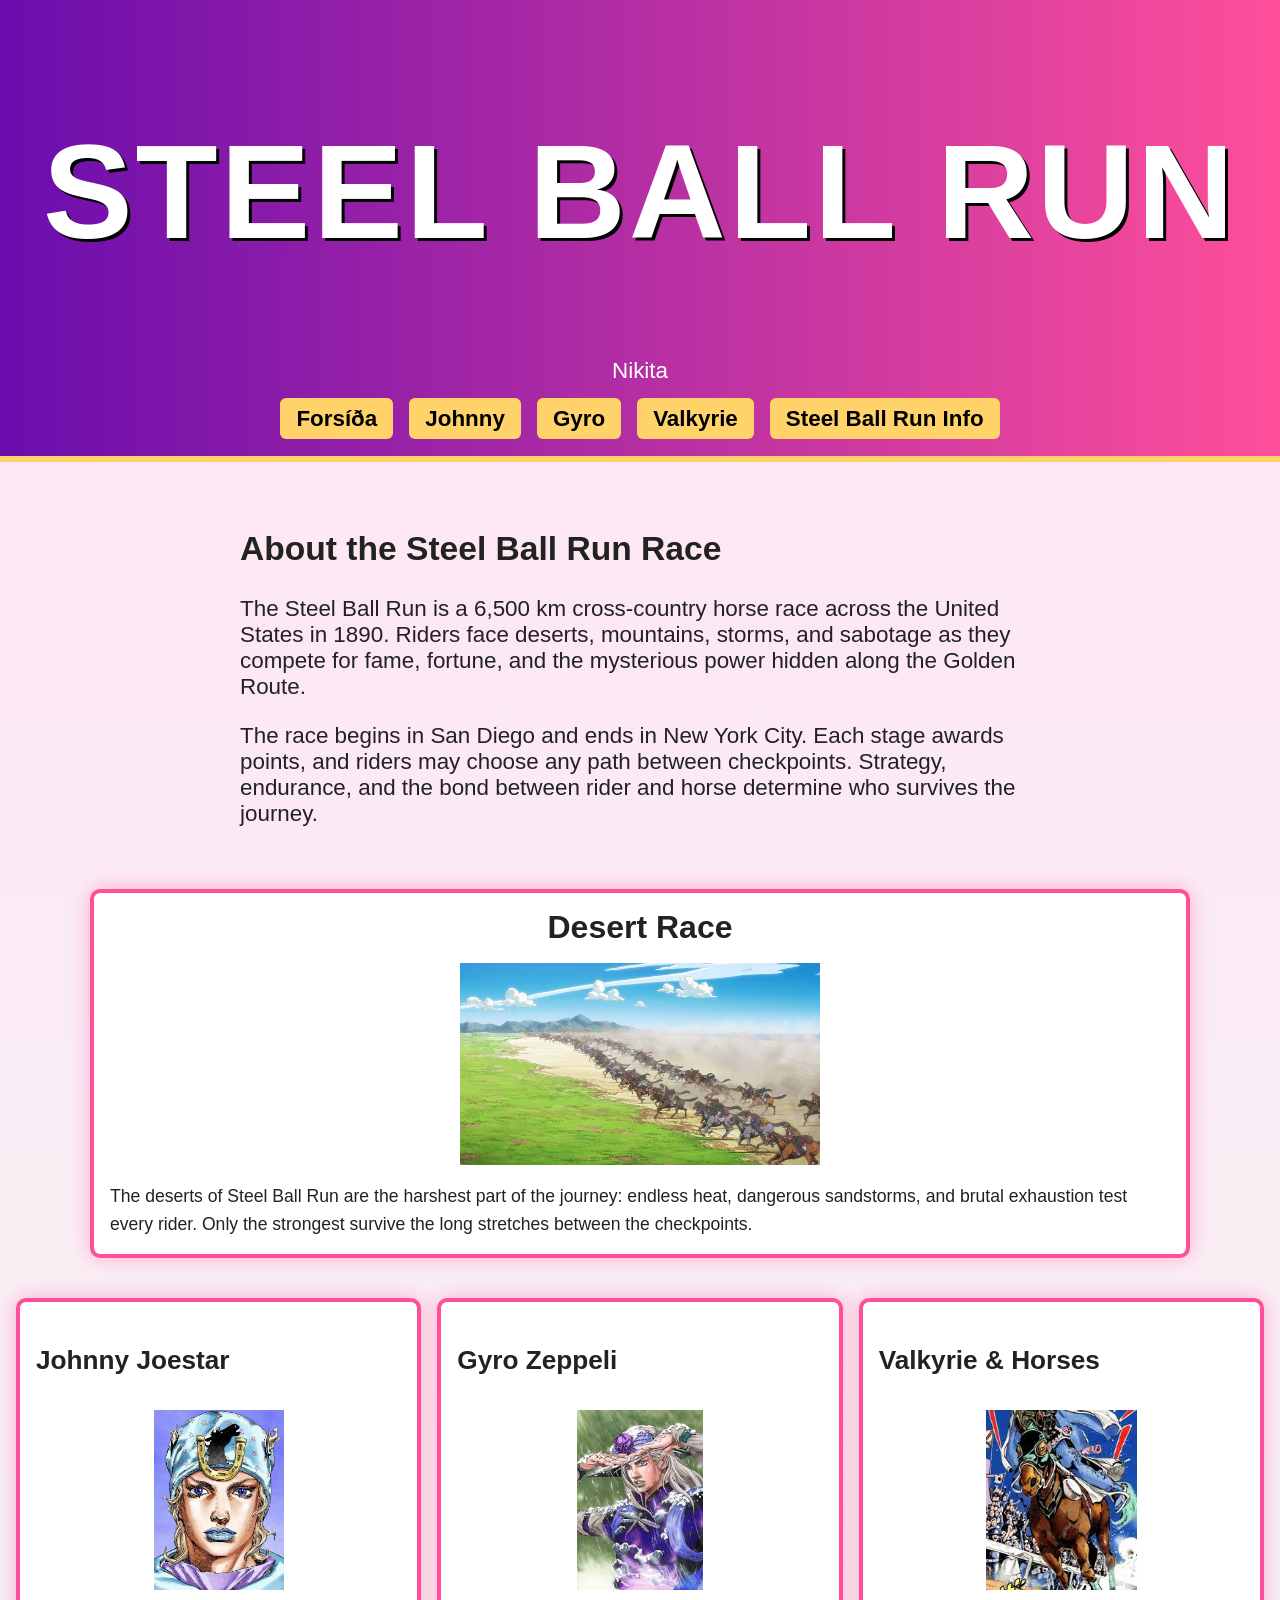
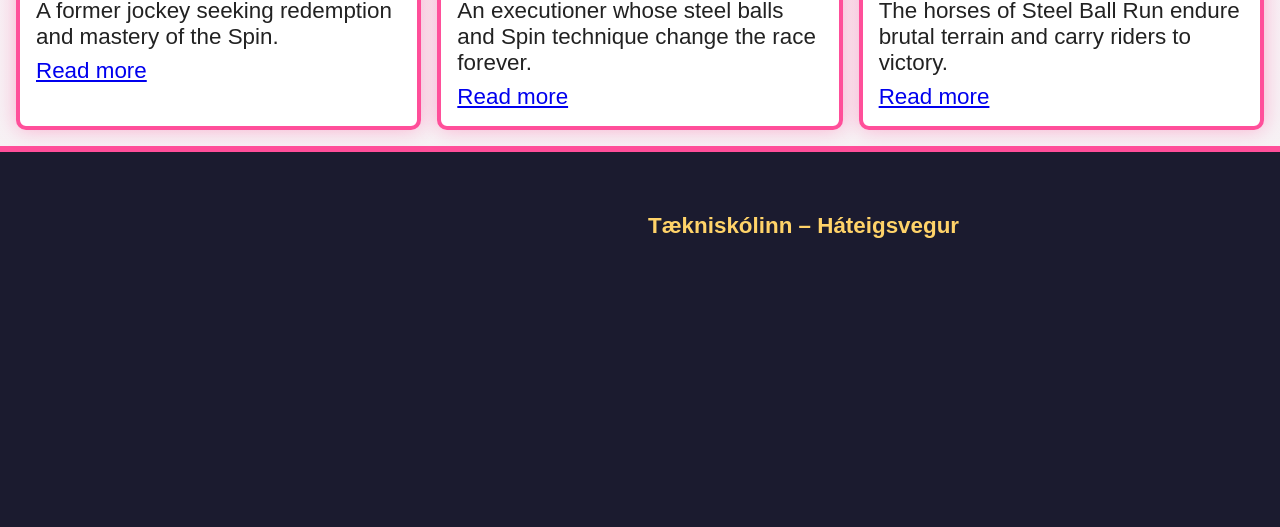
<file: index.html>
<!DOCTYPE html>
<html lang="en">
<head>
    <meta charset="UTF-8">
    <title>Steel Ball Run – Nikita </title>
    <meta name="viewport" content="width=device-width, initial-scale=1">
    <link rel="stylesheet" href="css/style.css">
</head>

<body>
<header>
    <div class="logo">
        <h1>STEEL BALL RUN</h1>
        <p>Nikita </p>
    </div>
    <nav>
        <ul>
            <li><a href="index.html">Forsíða</a></li>
            <li><a href="sbr-johnny.html">Johnny</a></li>
            <li><a href="sbr-gyro.html">Gyro</a></li>
            <li><a href="sbr-valkyrie.html">Valkyrie</a></li>
            <li><a href="steel-ball-run-info.html">Steel Ball Run Info</a></li>
        </ul>
    </nav>
</header>

<main>
    <section class="intro">
        <h2>About the Steel Ball Run Race</h2>
        <p>
            The Steel Ball Run is a 6,500 km cross‑country horse race across the United States in 1890.
            Riders face deserts, mountains, storms, and sabotage as they compete for fame, fortune,
            and the mysterious power hidden along the Golden Route.
        </p>
        <p>
            The race begins in San Diego and ends in New York City. Each stage awards points,
            and riders may choose any path between checkpoints. Strategy, endurance, and the bond
            between rider and horse determine who survives the journey.
        </p>
    </section>

    <section class="desert-race card">
        <h3>Desert Race</h3>
        <img src="myndir-lokv/desert-race.jpg" alt="Desert race">
        <p>
            The deserts of Steel Ball Run are the harshest part of the journey: endless heat,
            dangerous sandstorms, and brutal exhaustion test every rider. Only the strongest
            survive the long stretches between the checkpoints.
        </p>
    </section>

    <section class="cards">

        <article class="card">
            <h3>Johnny Joestar</h3>
            <picture class="hero">
            <source media="(min-width: 1920px)" srcset="myndir-lokv/Johnny.jpg">
            <img src="myndir-lokv/johny2.jpg" alt="Johnny Joestar">
            </picture>
            <p>A former jockey seeking redemption and mastery of the Spin.</p>
            <a class="more" href="sbr-johnny.html">Read more</a>
        </article>

        <article class="card">
            <h3>Gyro Zeppeli</h3>
            <picture class="hero">
            <source media="(min-width: 1920px)" srcset="myndir-lokv/Gyro2.jpg">
            <img src="myndir-lokv/gyro.jpg" alt="Gyro Zeppeli">
            </picture>
            <p>An executioner whose steel balls and Spin technique change the race forever.</p>
            <a class="more" href="sbr-gyro.html">Read more</a>
        </article>

        <article class="card">
            <h3>Valkyrie & Horses</h3>
            <picture class="hero">
            <source media="(min-width: 1920px)" srcset="myndir-lokv/Valkyrie2.jpg">
            <img src="myndir-lokv/valkyrie.jpg" alt="Horses racing">
            </picture>
            <p>The horses of Steel Ball Run endure brutal terrain and carry riders to victory.</p>
            <a class="more" href="sbr-valkyrie.html">Read more</a>
        </article>

    </section>
</main>

<footer>
    <section class="footer-info">
        <h4></h4>
        <p></p>
    </section>

    <section class="footer-map">
        <h4>Tækniskólinn – Háteigsvegur</h4>
        <iframe
            src="https://www.google.com/maps?q=T%C3%A6knisk%C3%B3linn%20H%C3%A1teigsvegur&z=15&output=embed"
            width="100%" height="220" style="border:0;" allowfullscreen="" loading="lazy">
        </iframe>
    </section>
</footer>

</body>
</html>
</file>
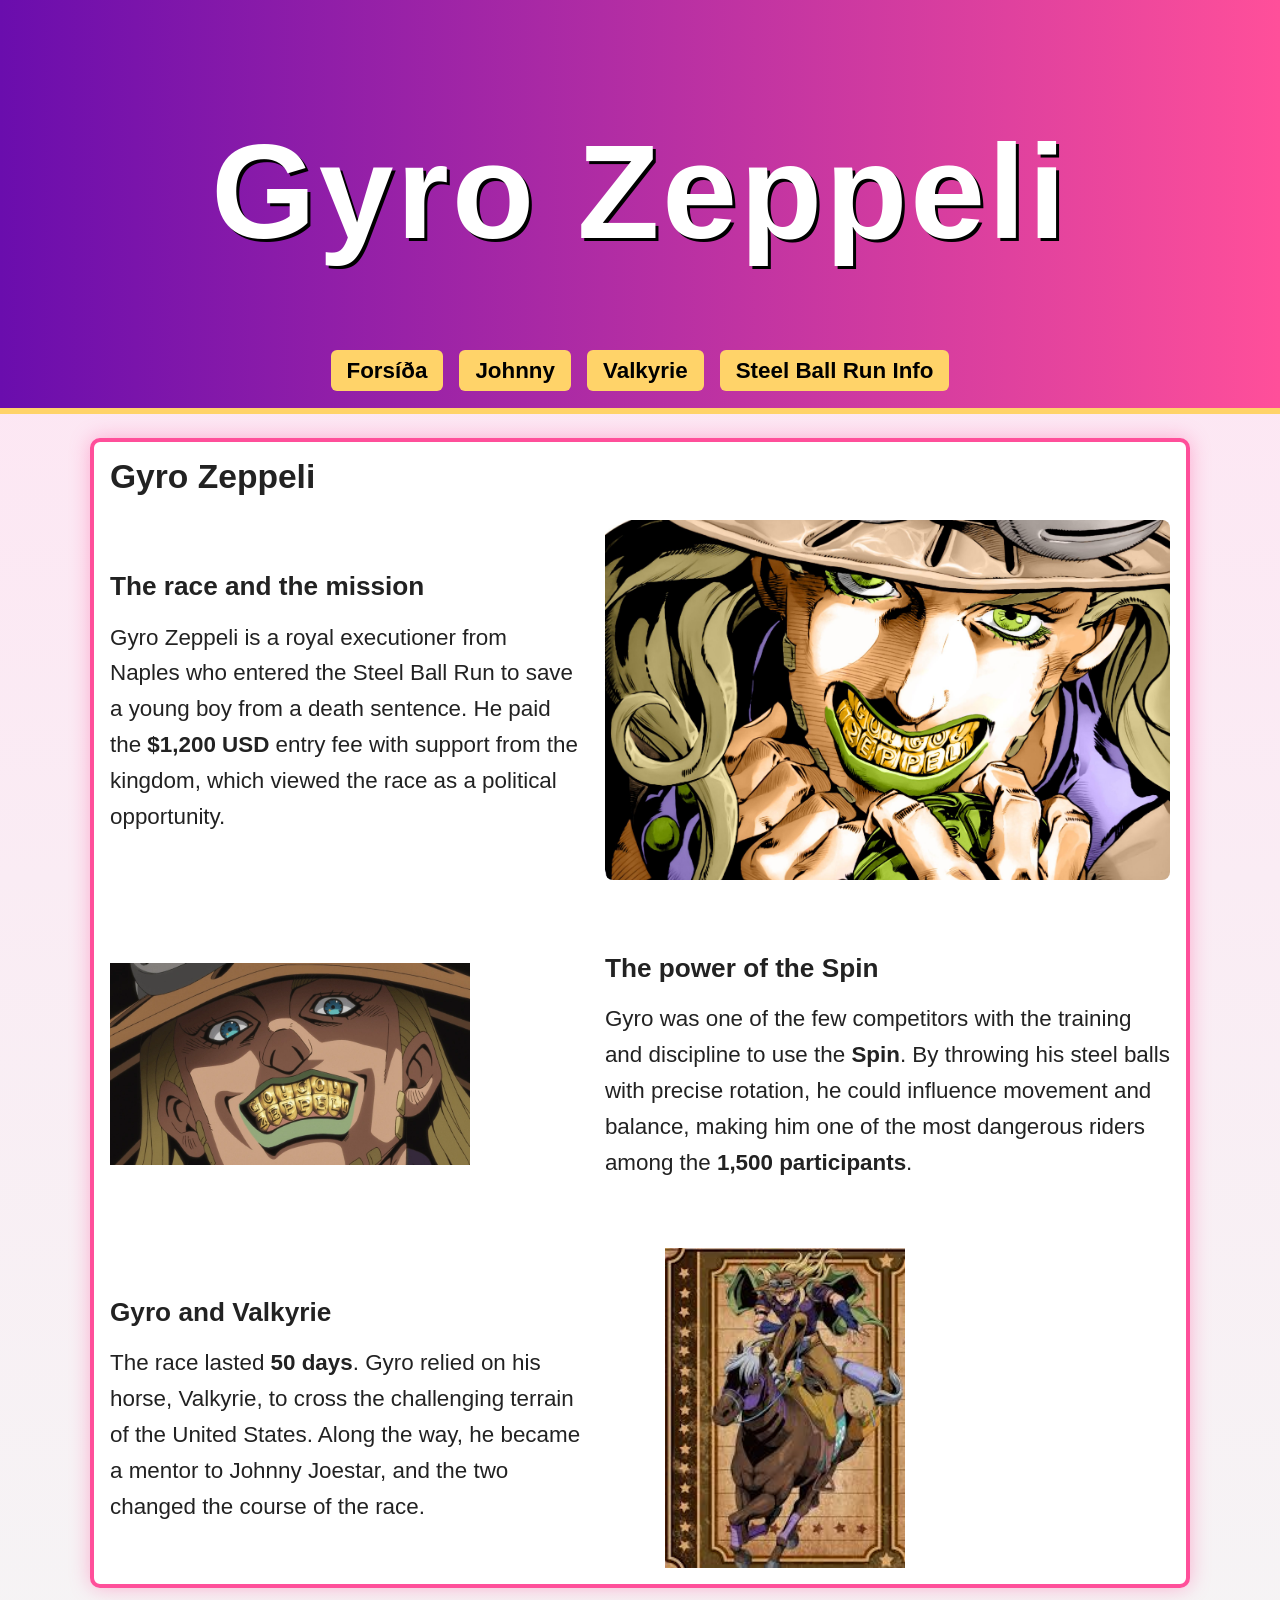
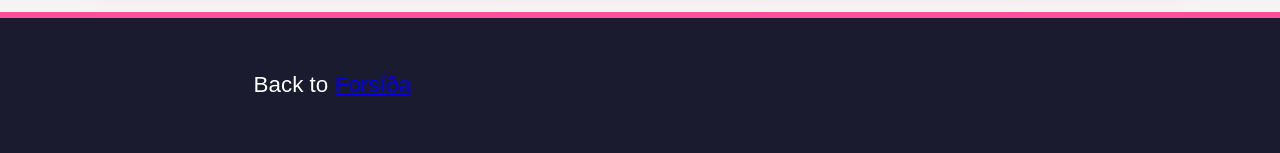
<file: sbr-gyro.html>
<!DOCTYPE html>
<html lang="en">
<head>
    <meta charset="UTF-8">
    <title>Gyro Zeppeli</title>
    <meta name="viewport" content="width=device-width, initial-scale=1">
    <link rel="stylesheet" href="css/style.css">
</head>

<body>
<header>
    <div class="logo">
        <h1>Gyro Zeppeli</h1>
    </div>
    <nav>
        <ul>
            <li><a href="index.html">Forsíða</a></li>
            <li><a href="sbr-johnny.html">Johnny</a></li>
            <li><a href="sbr-valkyrie.html">Valkyrie</a></li>
                        <li><a href="steel-ball-run-info.html">Steel Ball Run Info</a></li>
        </ul>
    </nav>
</header>

<main class="gyro-page">
    <article class="card gyro-page-card">
        <h2>Gyro Zeppeli</h2>
        <section class="gyro-feature">
            <picture class="gyro-feature-image">
                <source media="(min-width: 1280px)" srcset="myndir-lokv/Gyro2.jpg">
                <img src="myndir-lokv/gyro.jpg" alt="Gyro Zeppeli ready for the Steel Ball Run">
            </picture>
            <div class="gyro-feature-text">
                <h3>The race and the mission</h3>
                <p>
                    Gyro Zeppeli is a royal executioner from Naples who entered the Steel Ball Run
                    to save a young boy from a death sentence. He paid the <strong>$1,200 USD</strong>
                    entry fee with support from the kingdom, which viewed the race as a political
                    opportunity.
                </p>
            </div>
        </section>

        <section class="gyro-feature">
            <img class="gyro-feature-image" src="myndir-lokv/gyro3.webp" alt="Gyro using his steel balls and Spin technique">
            <div class="gyro-feature-text">
                <h3>The power of the Spin</h3>
                <p>
                    Gyro was one of the few competitors with the training and discipline to use the
                    <strong>Spin</strong>. By throwing his steel balls with precise rotation, he could
                    influence movement and balance, making him one of the most dangerous riders among
                    the <strong>1,500 participants</strong>.
                </p>
            </div>
        </section>

        <section class="gyro-feature">
            <img class="gyro-feature-image" src="myndir-lokv/Valkyrie2.jpg" alt="Valkyrie, Gyro's horse, racing across the terrain">
            <div class="gyro-feature-text">
                <h3>Gyro and Valkyrie</h3>
                <p>
                    The race lasted <strong>50 days</strong>. Gyro relied on his horse, Valkyrie, to
                    cross the challenging terrain of the United States. Along the way, he became a
                    mentor to Johnny Joestar, and the two changed the course of the race.
                </p>
            </div>
        </section>
    </article>
</main>

<footer>
    <p style="text-align:center;">Back to <a href="index.html">Forsíða</a></p>
</footer>

</body>
</html>
</file>
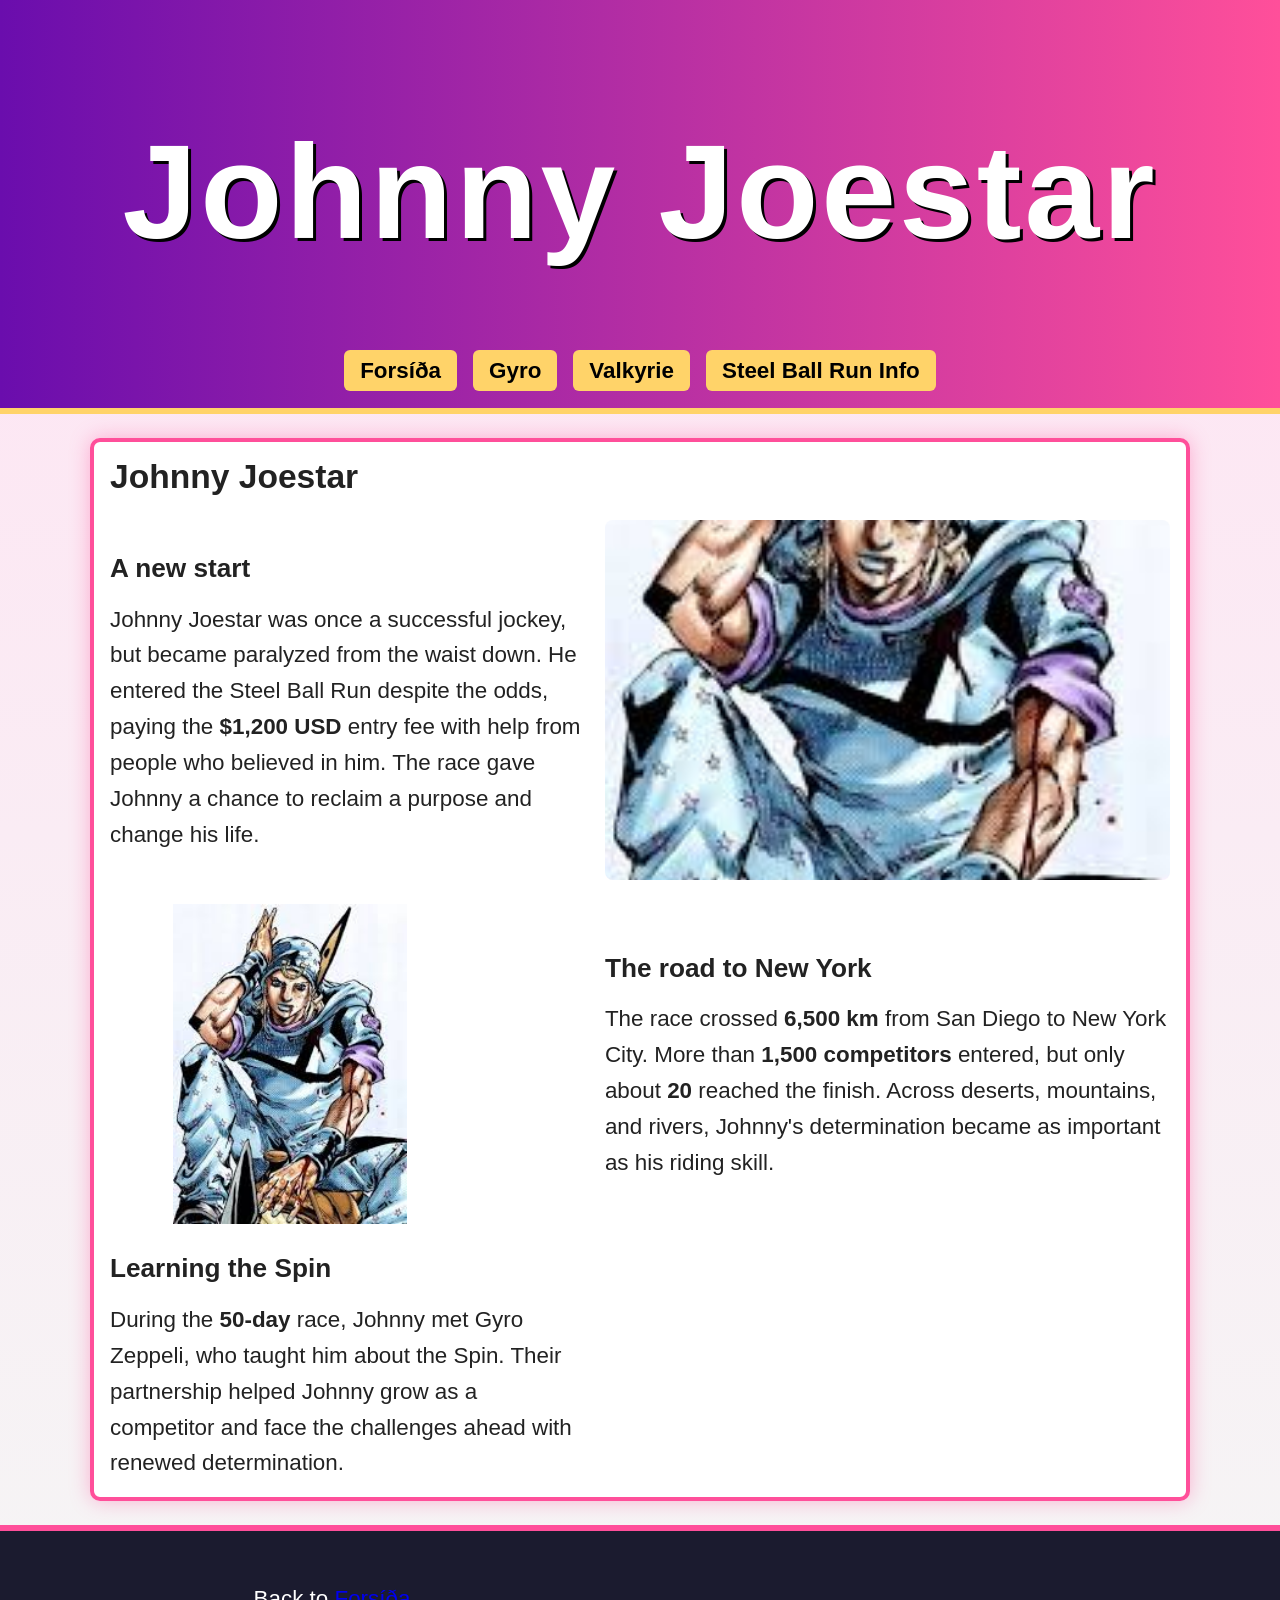
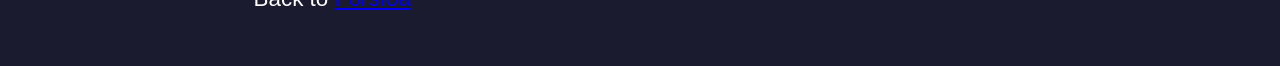
<file: sbr-johnny.html>
<!DOCTYPE html>
<html lang="en">
<head>
    <meta charset="UTF-8">
    <title>Johnny Joestar</title>
    <meta name="viewport" content="width=device-width, initial-scale=1">
    <link rel="stylesheet" href="css/style.css">
</head>

<body>
<header>
    <div class="logo">
        <h1>Johnny Joestar</h1>
    </div>
    <nav>
        <ul>
            <li><a href="index.html">Forsíða</a></li>
            <li><a href="sbr-gyro.html">Gyro</a></li>
            <li><a href="sbr-valkyrie.html">Valkyrie</a></li>
         <li><a href="steel-ball-run-info.html">Steel Ball Run Info</a></li>
        </ul>
    </nav>
</header>

<main class="gyro-page">
    <article class="card gyro-page-card">
        <h2>Johnny Joestar</h2>
        <section class="gyro-feature">
            <picture class="gyro-feature-image">
                <source media="(min-width: 1280px)" srcset="myndir-lokv/Johnny.jpg">
                <img src="myndir-lokv/johny2.jpg" alt="Johnny Joestar preparing for the Steel Ball Run">
            </picture>
            <div class="gyro-feature-text">
                <h3>A new start</h3>
                <p>
                    Johnny Joestar was once a successful jockey, but became paralyzed from the waist
                    down. He entered the Steel Ball Run despite the odds, paying the
                    <strong>$1,200 USD</strong> entry fee with help from people who believed in him.
                    The race gave Johnny a chance to reclaim a purpose and change his life.
                </p>
            </div>
        </section>

        <section class="gyro-feature">
            <img class="gyro-feature-image" src="myndir-lokv/Johnny.jpg" alt="A long stretch of difficult terrain on the race route">
            <div class="gyro-feature-text">
                <h3>The road to New York</h3>
                <p>
                    The race crossed <strong>6,500 km</strong> from San Diego to New York City.
                    More than <strong>1,500 competitors</strong> entered, but only about
                    <strong>20</strong> reached the finish. Across deserts, mountains, and rivers,
                    Johnny's determination became as important as his riding skill.
                </p>
            </div>
        </section>

        <section class="gyro-feature">
            <div class="gyro-feature-text">
                <h3>Learning the Spin</h3>
                <p>
                    During the <strong>50-day</strong> race, Johnny met Gyro Zeppeli, who taught him
                    about the Spin. Their partnership helped Johnny grow as a competitor and face
                    the challenges ahead with renewed determination.
                </p>
            </div>
        </section>
    </article>
</main>

<footer>
    <p style="text-align:center;">Back to <a href="index.html">Forsíða</a></p>
</footer>

</body>
</html>
</file>
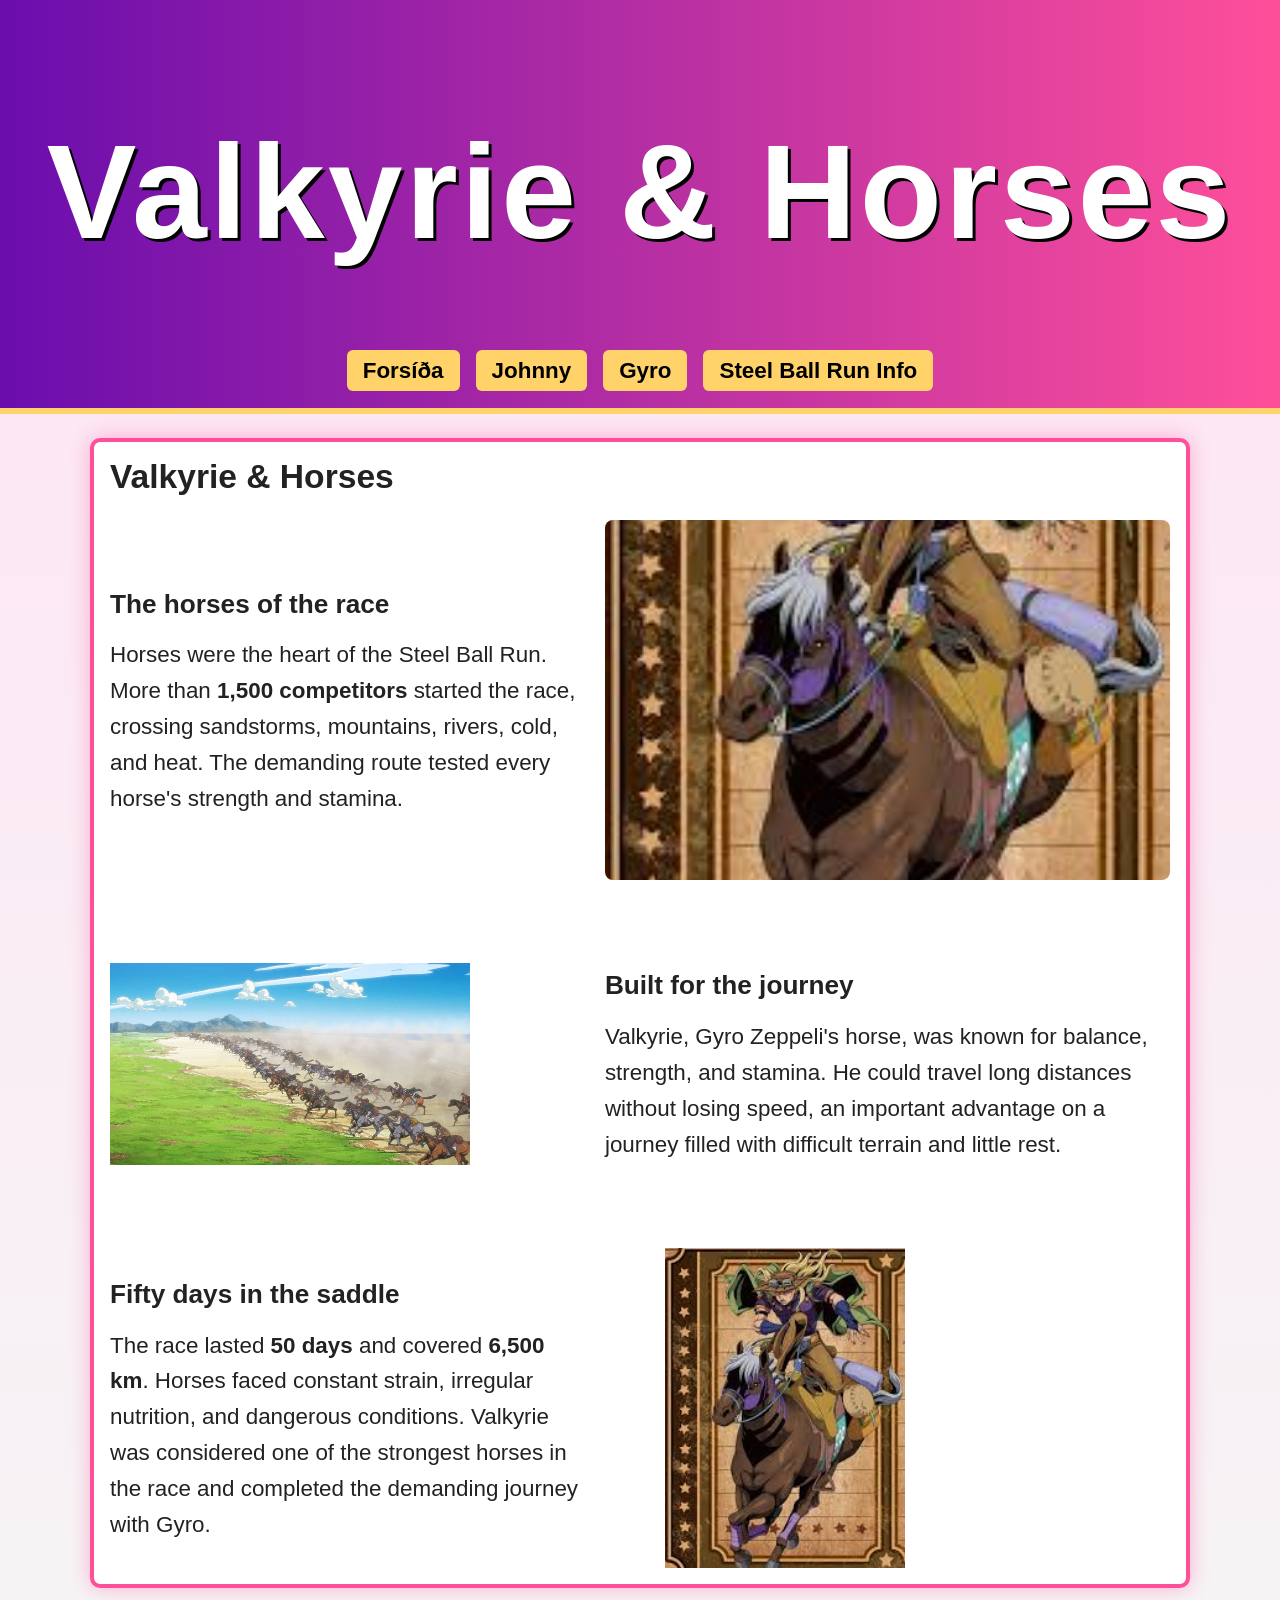
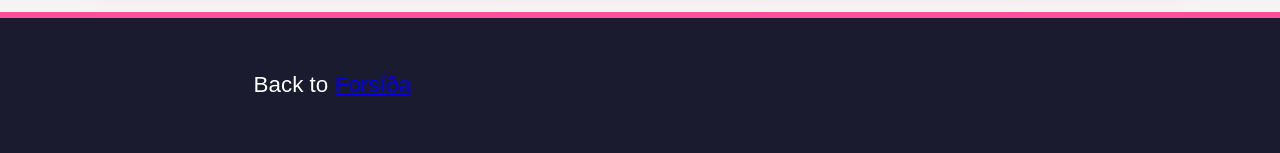
<file: sbr-valkyrie.html>
<!DOCTYPE html>
<html lang="en">
<head>
    <meta charset="UTF-8">
    <title>Valkyrie & Horses</title>
    <meta name="viewport" content="width=device-width, initial-scale=1">
    <link rel="stylesheet" href="css/style.css">
</head>

<body>
<header>
    <div class="logo">
        <h1>Valkyrie & Horses</h1>
    </div>
    <nav>
        <ul>
            <li><a href="index.html">Forsíða</a></li>
            <li><a href="sbr-johnny.html">Johnny</a></li>
            <li><a href="sbr-gyro.html">Gyro</a></li>
            <li><a href="steel-ball-run-info.html">Steel Ball Run Info</a></li>
        </ul>
    </nav>
</header>

<main class="gyro-page">
    <article class="card gyro-page-card">
        <h2>Valkyrie & Horses</h2>
        <section class="gyro-feature">
            <picture class="gyro-feature-image">
                <source media="(min-width: 1280px)" srcset="myndir-lokv/Valkyrie2.jpg">
                <img src="myndir-lokv/valkyrie.jpg" alt="Valkyrie racing in the Steel Ball Run">
            </picture>
            <div class="gyro-feature-text">
                <h3>The horses of the race</h3>
                <p>
                    Horses were the heart of the Steel Ball Run. More than
                    <strong>1,500 competitors</strong> started the race, crossing sandstorms,
                    mountains, rivers, cold, and heat. The demanding route tested every horse's
                    strength and stamina.
                </p>
            </div>
        </section>

        <section class="gyro-feature">
            <img class="gyro-feature-image" src="myndir-lokv/desert-race.jpg" alt="The harsh desert terrain faced by the racers and their horses">
            <div class="gyro-feature-text">
                <h3>Built for the journey</h3>
                <p>
                    Valkyrie, Gyro Zeppeli's horse, was known for balance, strength, and stamina.
                    He could travel long distances without losing speed, an important advantage on
                    a journey filled with difficult terrain and little rest.
                </p>
            </div>
        </section>

        <section class="gyro-feature">
            <img class="gyro-feature-image" src="myndir-lokv/Valkyrie2.jpg" alt="Valkyrie enduring the long race">
            <div class="gyro-feature-text">
                <h3>Fifty days in the saddle</h3>
                <p>
                    The race lasted <strong>50 days</strong> and covered <strong>6,500 km</strong>.
                    Horses faced constant strain, irregular nutrition, and dangerous conditions.
                    Valkyrie was considered one of the strongest horses in the race and completed
                    the demanding journey with Gyro.
                </p>
            </div>
        </section>
    </article>
</main>

<footer>
    <p style="text-align:center;">Back to <a href="index.html">Forsíða</a></p>
</footer>

</body>
</html>
</file>
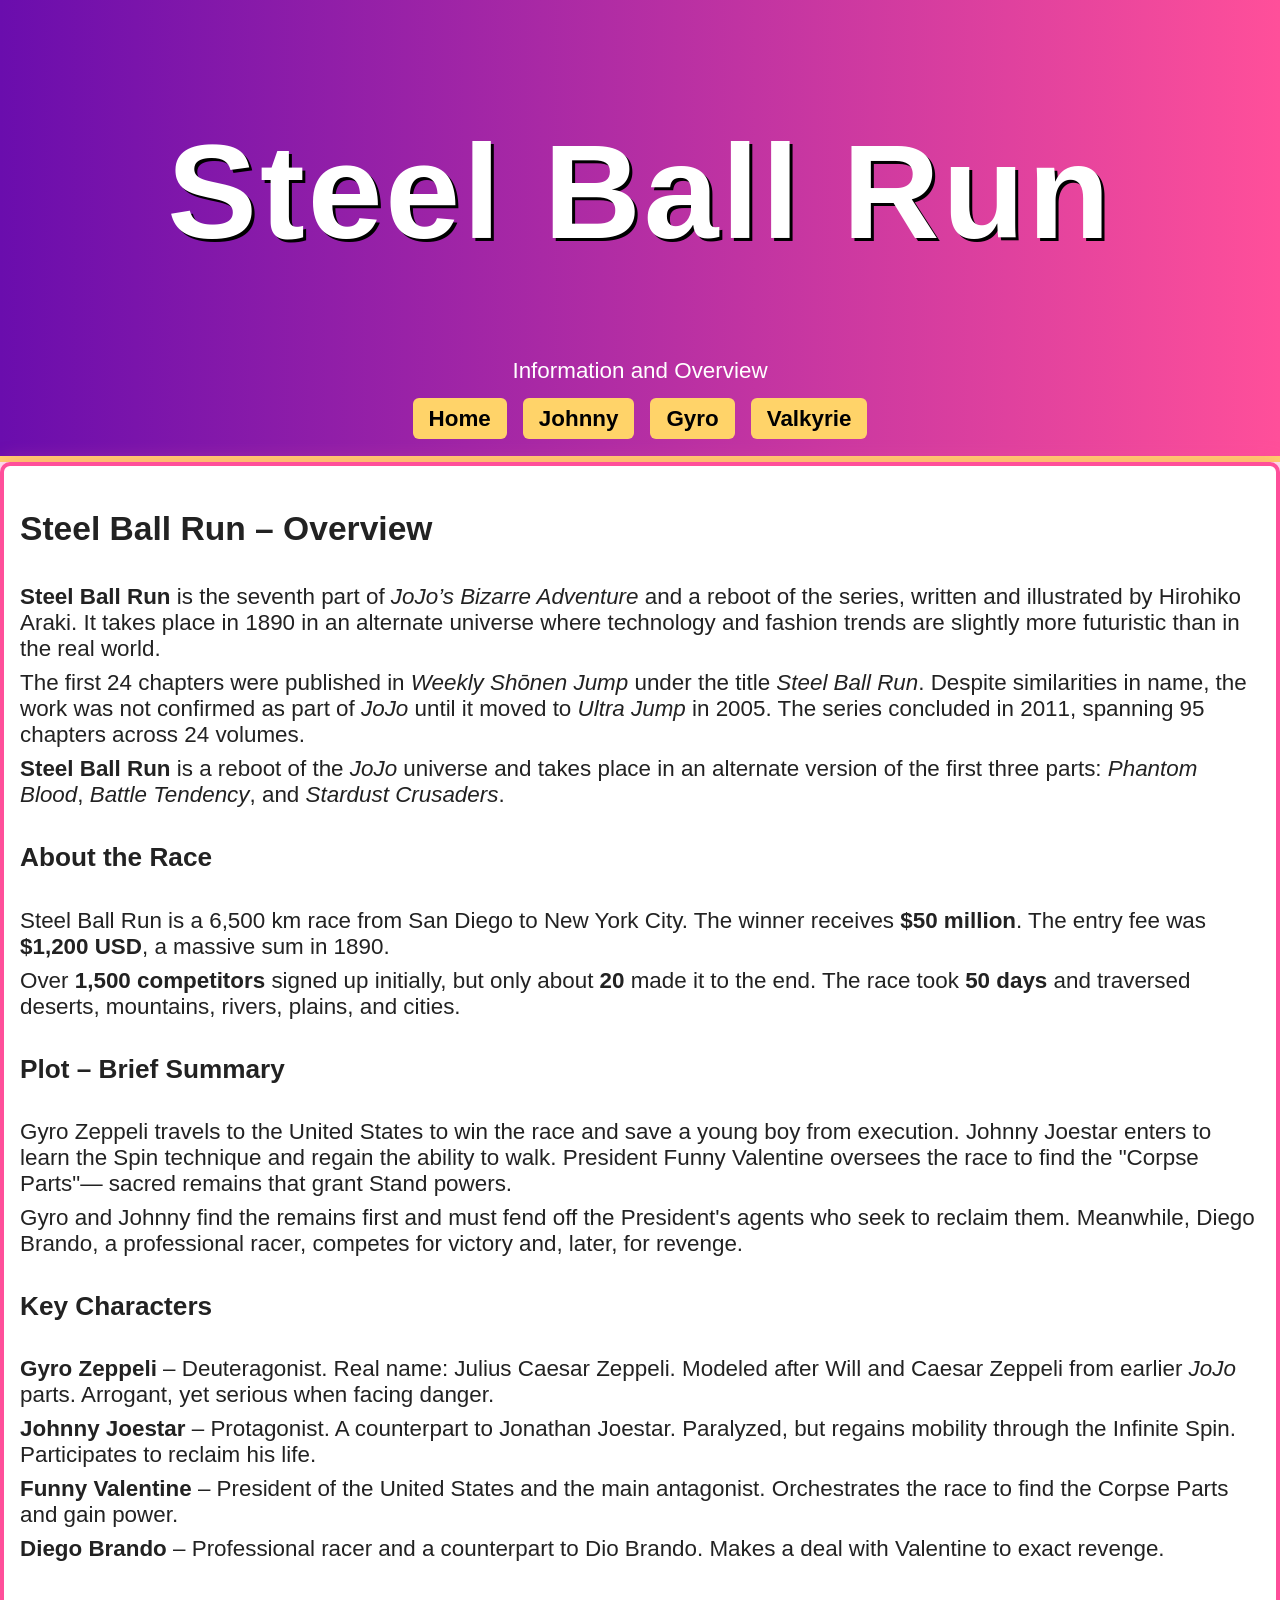
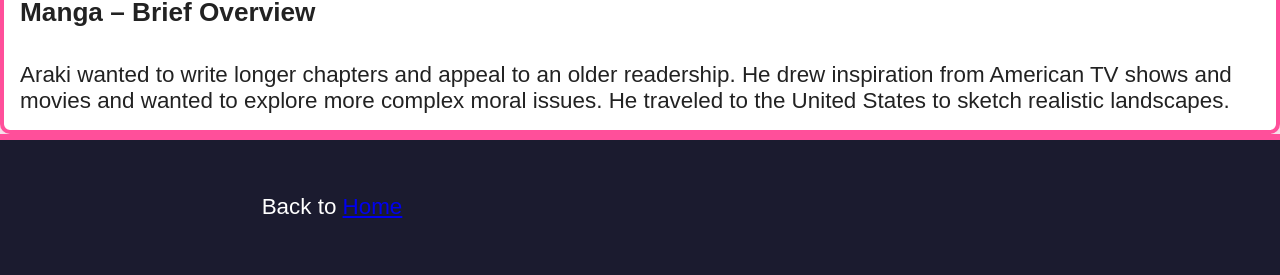
<file: steel-ball-run-info.html>
<!DOCTYPE html>
<html lang="en">
<head>
<meta charset="UTF-8">
<title>Steel Ball Run – Information</title>
<meta name="viewport" content="width=device-width, initial-scale=1">
<link rel="stylesheet" href="css/style.css">
</head>

<body>
<header>
<div class="logo">
<h1>Steel Ball Run</h1>
<p>Information and Overview</p>
</div>
<nav>
<ul>
<li><a href="index.html">Home</a></li>
<li><a href="sbr-johnny.html">Johnny</a></li>
<li><a href="sbr-gyro.html">Gyro</a></li>
<li><a href="sbr-valkyrie.html">Valkyrie</a></li>

</ul>
</nav>
</header>

<main>
<article class="card">
<h2>Steel Ball Run – Overview</h2>

<p>
<strong>Steel Ball Run</strong> is the seventh part of <em>JoJo’s Bizarre Adventure</em> and a reboot of the series,
written and illustrated by Hirohiko Araki. It takes place in 1890 in an alternate universe where
technology and fashion trends are slightly more futuristic than in the real world. 
</p>

<p>
The first 24 chapters were published in <em>Weekly Shōnen Jump</em> under the title <em>Steel Ball Run</em>. 
Despite similarities in name, the work was not confirmed as part of <em>JoJo</em> until it moved
to <em>Ultra Jump</em> in 2005. The series concluded in 2011, spanning 95 chapters across 24 volumes. 
</p>

<p>
<strong>Steel Ball Run</strong> is a reboot of the <em>JoJo</em> universe and takes place in an alternate version of
the first three parts: <em>Phantom Blood</em>, <em>Battle Tendency</em>, and <em>Stardust Crusaders</em>. 
</p>

<h3>About the Race</h3>
<p>
Steel Ball Run is a 6,500 km race from San Diego to New York City. The winner
receives <strong>$50 million</strong>. The entry fee was <strong>$1,200 USD</strong>, a massive sum in 1890.
</p>

<p>
Over <strong>1,500 competitors</strong> signed up initially, but only about <strong>20</strong> made it to the end. 
The race took <strong>50 days</strong> and traversed deserts, mountains, rivers, plains, and cities. 
</p>

<h3>Plot – Brief Summary</h3>
<p>
Gyro Zeppeli travels to the United States to win the race and save a young boy from
execution. Johnny Joestar enters to learn the Spin technique and regain the ability
to walk. President Funny Valentine oversees the race to find the "Corpse Parts"—
sacred remains that grant Stand powers. 
</p>

<p>
Gyro and Johnny find the remains first and must fend off the President's agents who seek
to reclaim them. Meanwhile, Diego Brando, a professional racer, competes for victory and,
later, for revenge. 
</p>

<h3>Key Characters</h3>

<p>
<strong>Gyro Zeppeli</strong> – Deuteragonist. Real name: Julius Caesar Zeppeli. Modeled after Will and Caesar
Zeppeli from earlier <em>JoJo</em> parts. Arrogant, yet serious when facing danger. 
</p>

<p>
<strong>Johnny Joestar</strong> – Protagonist. A counterpart to Jonathan Joestar. Paralyzed, but regains mobility
through the Infinite Spin. Participates to reclaim his life. 
</p>

<p>
<strong>Funny Valentine</strong> – President of the United States and the main antagonist. Orchestrates the race to find
the Corpse Parts and gain power. 
</p>

<p>
<strong>Diego Brando</strong> – Professional racer and a counterpart to Dio Brando. Makes a deal with
Valentine to exact revenge. 
</p>

<h3>Manga – Brief Overview</h3>
<p>
Araki wanted to write longer chapters and appeal to an older readership. He drew inspiration from
American TV shows and movies and wanted to explore more complex moral issues. 
He traveled to the United States to sketch realistic landscapes. 
</p>
</article>
</main>

<footer>
<p style="text-align:center;">Back to <a href="index.html">Home</a></p>
</footer>

</body>
</html>
</file>
<file: css/style.css>
:root {
    --dark: #1b1b2f;
    --purple: #6a0dad;
    --pink: #ff4f9a;
    --yellow: #ffd369;
    --light: #f5f5f5;
}

* {
    box-sizing: border-box;
}

body {
    margin: 0;
    font-family: "Segoe UI", sans-serif;
    background: linear-gradient(180deg, #ffe3f3, #f5f5f5);
    color: #222;
}

body::before {
    content: "";
    position: fixed;
    inset: 0;
    background: transparent;
    z-index: -1;
}

header {
    background: linear-gradient(90deg, var(--purple), var(--pink));
    color: #fff;
    padding: 1.5rem;
    text-align: center;
    border-bottom: 6px solid var(--yellow);
}

.logo h1 {
    font-family: "Impact", "Arial Black", sans-serif;
    letter-spacing: 3px;
    text-shadow: 3px 3px 0 #000;
}

nav ul {
    list-style: none;
    padding: 0;
    margin: 1rem 0 0;
    display: flex;
    justify-content: center;
    flex-wrap: wrap;
    gap: 1rem;
}

nav a {
    background: var(--yellow);
    color: #000;
    padding: 0.5rem 1rem;
    border-radius: 6px;
    text-decoration: none;
    font-weight: bold;
}

.intro {
    width: min(100% - 2rem, 800px);
    margin: 1.5rem auto;
    padding: 1rem 0;
}

.cards {
    display: grid;
    grid-template-columns: repeat(auto-fit, minmax(min(100%, 260px), 1fr));
    gap: 1rem;
    padding: 1rem;
}

main img {
    display: block;
    max-width: 100%;
    height: auto;
}

.desert-race {
    width: min(100% - 2rem, 1100px);
    margin: 1.5rem auto;
    display: grid;
    grid-template-columns: minmax(0, 1.1fr) minmax(0, 1.9fr);
    gap: 0.75rem;
    align-items: center;
    padding: 1.2rem;
}

.desert-race h3 {
    grid-column: 1 / -1;
    margin: 0;
    font-size: 2rem;
}

.desert-race img {
    width: 100%;
    height: clamp(140px, 22vw, 220px);
    object-fit: cover;
    border-radius: 10px;
}

.desert-race p {
    margin: 0;
    font-size: 1.1rem;
    line-height: 1.6;
}

.card {
    background: #fff;
    border-radius: 10px;
    padding: 1rem;
    border: 4px solid var(--pink);
    box-shadow: 0 0 20px rgba(255, 79, 154, 0.4);
    transition: transform 0.2s ease, box-shadow 0.2s ease;
    display: flex;
    flex-direction: column;
    gap: 0.5rem;
}

footer {
    background: var(--dark);
    color: #fff;
    padding: 2rem;
    display: grid;
    grid-template-columns: 1fr 1fr;
    gap: 1rem;
    border-top: 6px solid var(--pink);
}

footer h4 {
    color: var(--yellow);
}

.card img {
    width: min(100%, 360px);
    max-height: 320px;
    object-fit: contain;
    border-radius: 8px;
    margin: 0;
}

.cards .card img {
    width: 100%;
    height: 180px;
}

.card p {
    margin: 0;
}

.gyro-page {
    width: min(100% - 2rem, 1100px);
    margin: 1.5rem auto;
}

.gyro-page-card {
    gap: 1.5rem;
}

.gyro-page-card h2,
.gyro-feature-text h3 {
    margin: 0;
}

.gyro-feature {
    display: grid;
    grid-template-columns: minmax(0, 1fr) minmax(0, 1.2fr);
    align-items: center;
    gap: 1.5rem;
}

.gyro-feature:nth-of-type(odd) .gyro-feature-image {
    order: 2;
}

.gyro-feature-image {
    display: block;
    width: 100%;
    height: clamp(200px, 30vw, 360px);
    object-fit: cover;
    border-radius: 8px;
}

.gyro-feature-image img {
    width: 100%;
    height: 100%;
    max-height: none;
    object-fit: cover;
}

.gyro-feature-text {
    display: flex;
    flex-direction: column;
    gap: 0.75rem;
    line-height: 1.6;
}

@media (max-width: 700px) {
    .desert-race {
        grid-template-columns: minmax(0, 1fr);
        gap: 0.5rem;
    }

    .desert-race h3 {
        font-size: 1.6rem;
    }

    footer {
        grid-template-columns: 1fr;
    }

    .gyro-feature {
        grid-template-columns: 1fr;
    }

    .gyro-feature:nth-of-type(odd) .gyro-feature-image {
        order: 0;
    }
}

@media (max-width: 400px) {
    header {
        padding: 1rem;
    }

    .logo h1 {
        font-size: 1.6rem;
        letter-spacing: 1px;
    }

    nav ul {
        gap: 0.75rem;
    }

    nav a {
        display: inline-block;
        padding: 0.5rem 0.75rem;
    }
}

@media screen and (min-width: 48em) {
    .col-2 {
        grid-template-columns: 1fr 1fr;
        gap: 2em;
    }

    .col-3 {
        grid-template-columns: 1fr 1fr 1fr;
        gap: 1em;
        row-gap: 1em;
    }

    .gallery {
        grid-template-columns: repeat(2, minmax(0, 1fr));
        gap: 1.2em;
    }

    header h1 {
        font-size: 4em;
    }
}

@media screen and (min-width: 60em) {
    .col-3 {
        gap: 2em;
        row-gap: 2em;
    }

    .gallery {
        grid-template-columns: repeat(3, minmax(0, 1fr));
        gap: 1.5em;
    }

    .col-21 {
        grid-template-columns: 2fr 1fr;
        gap: 2em;
    }
}

@media screen and (min-width: 80em) {
    body {
        font-size: 1.4rem;
    }

    .container {
        max-width: 80em;
        margin: 0 auto;
    }

    header h1 {
        font-size: 6em;
    }
}

@media screen and (min-width: 100em) {
    .container {
        max-width: 90em;
    }
}
</file>
